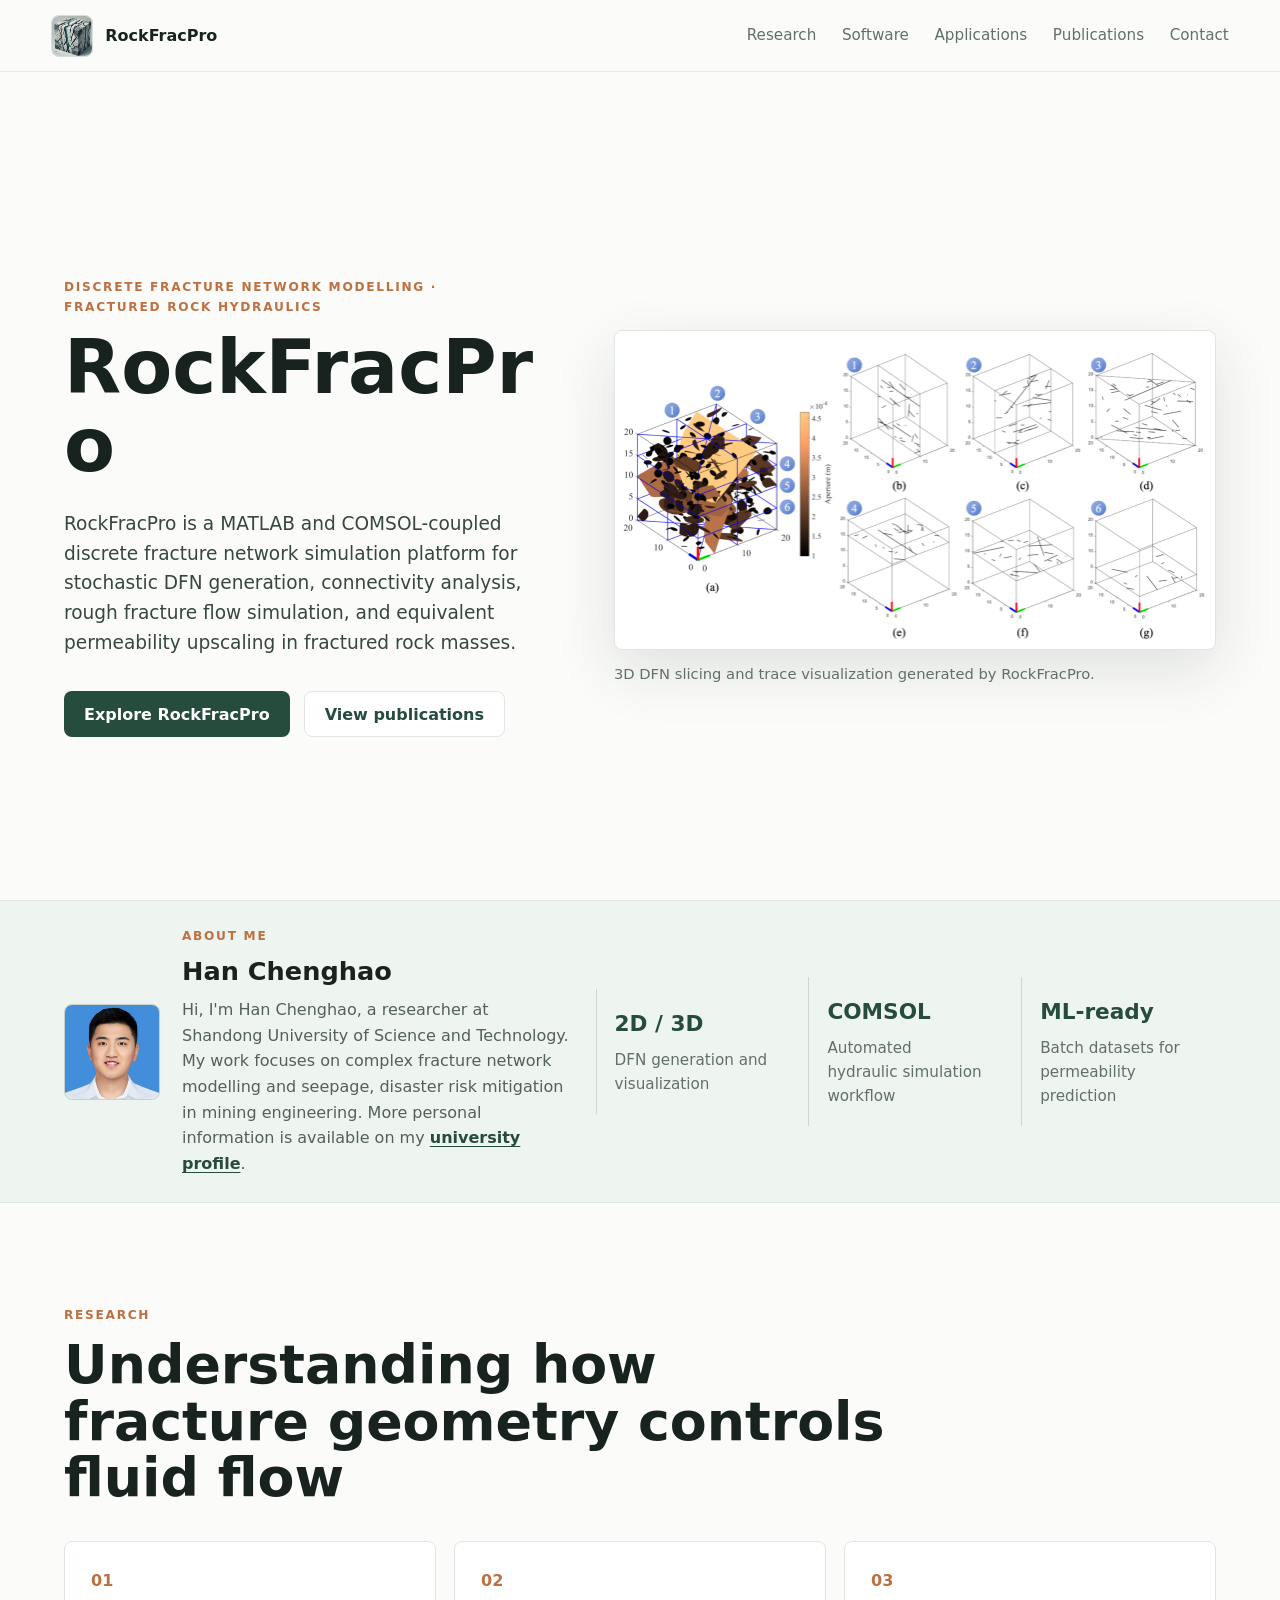
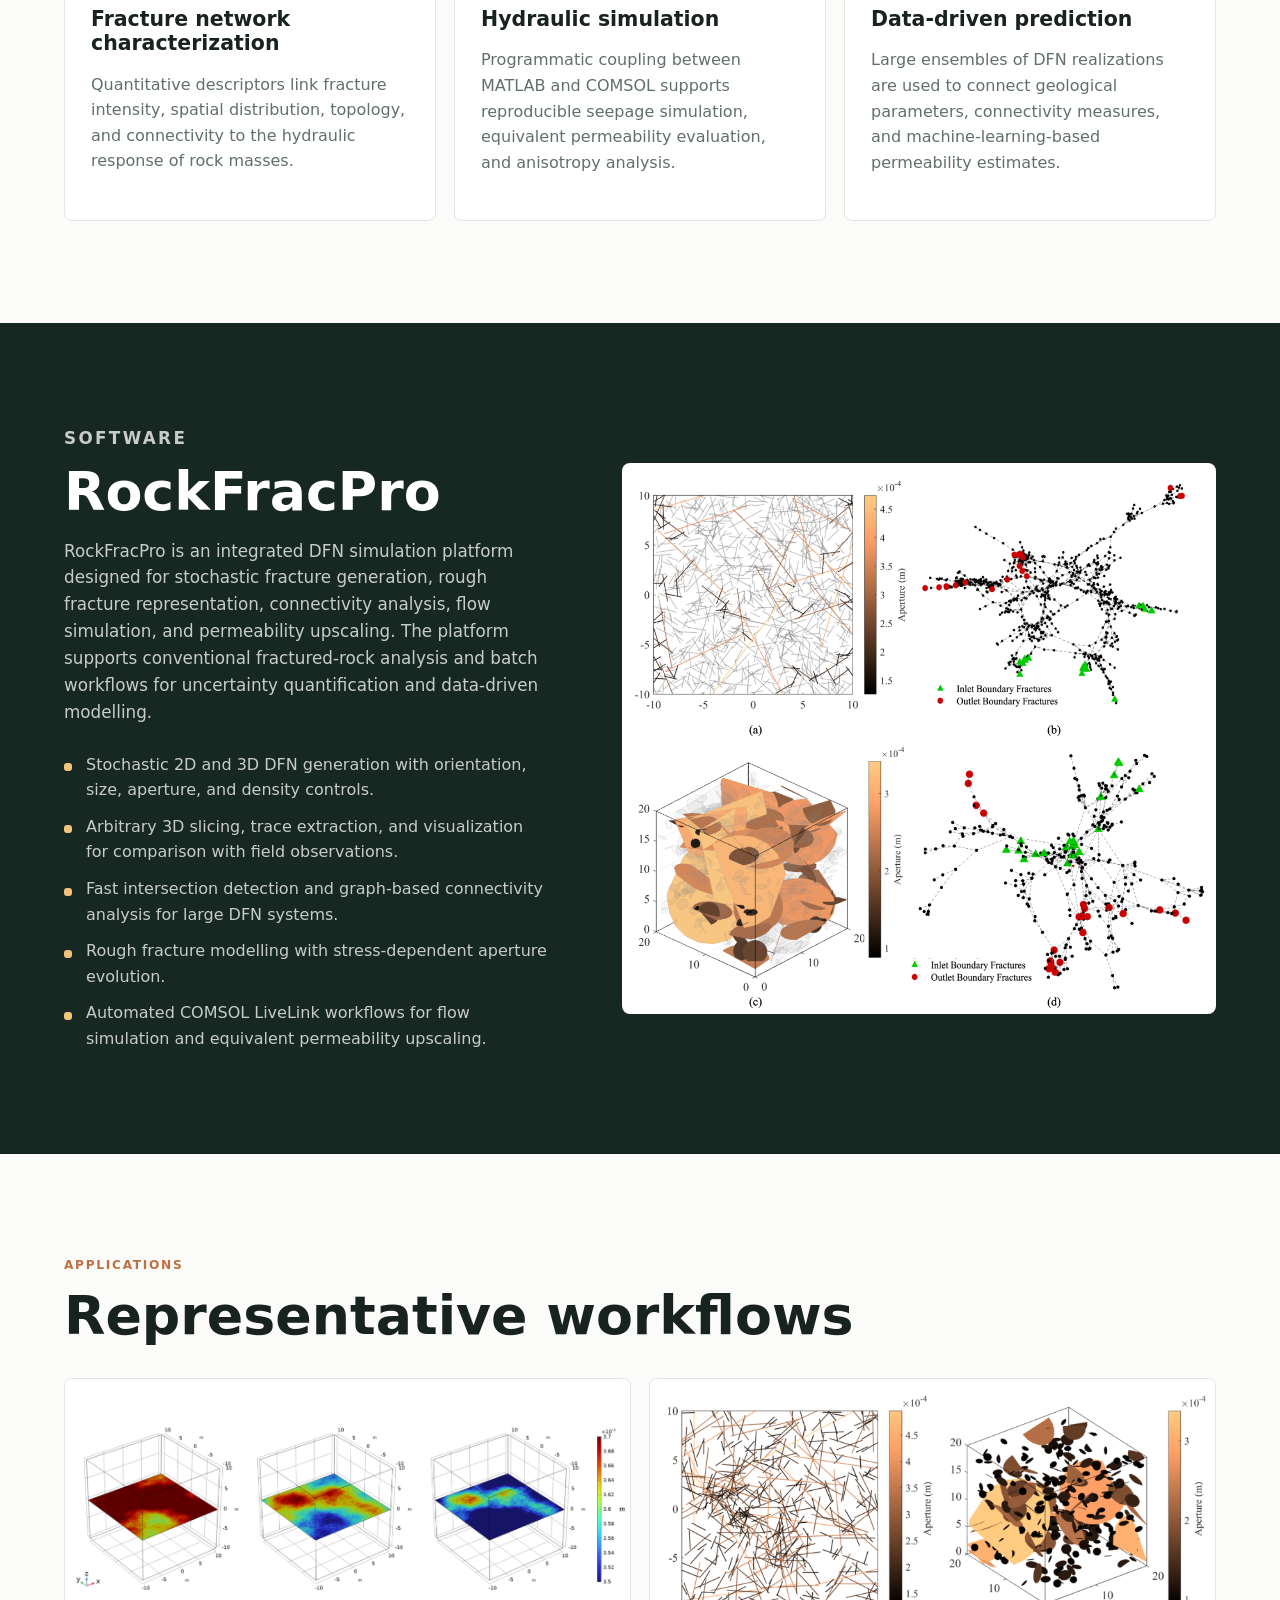
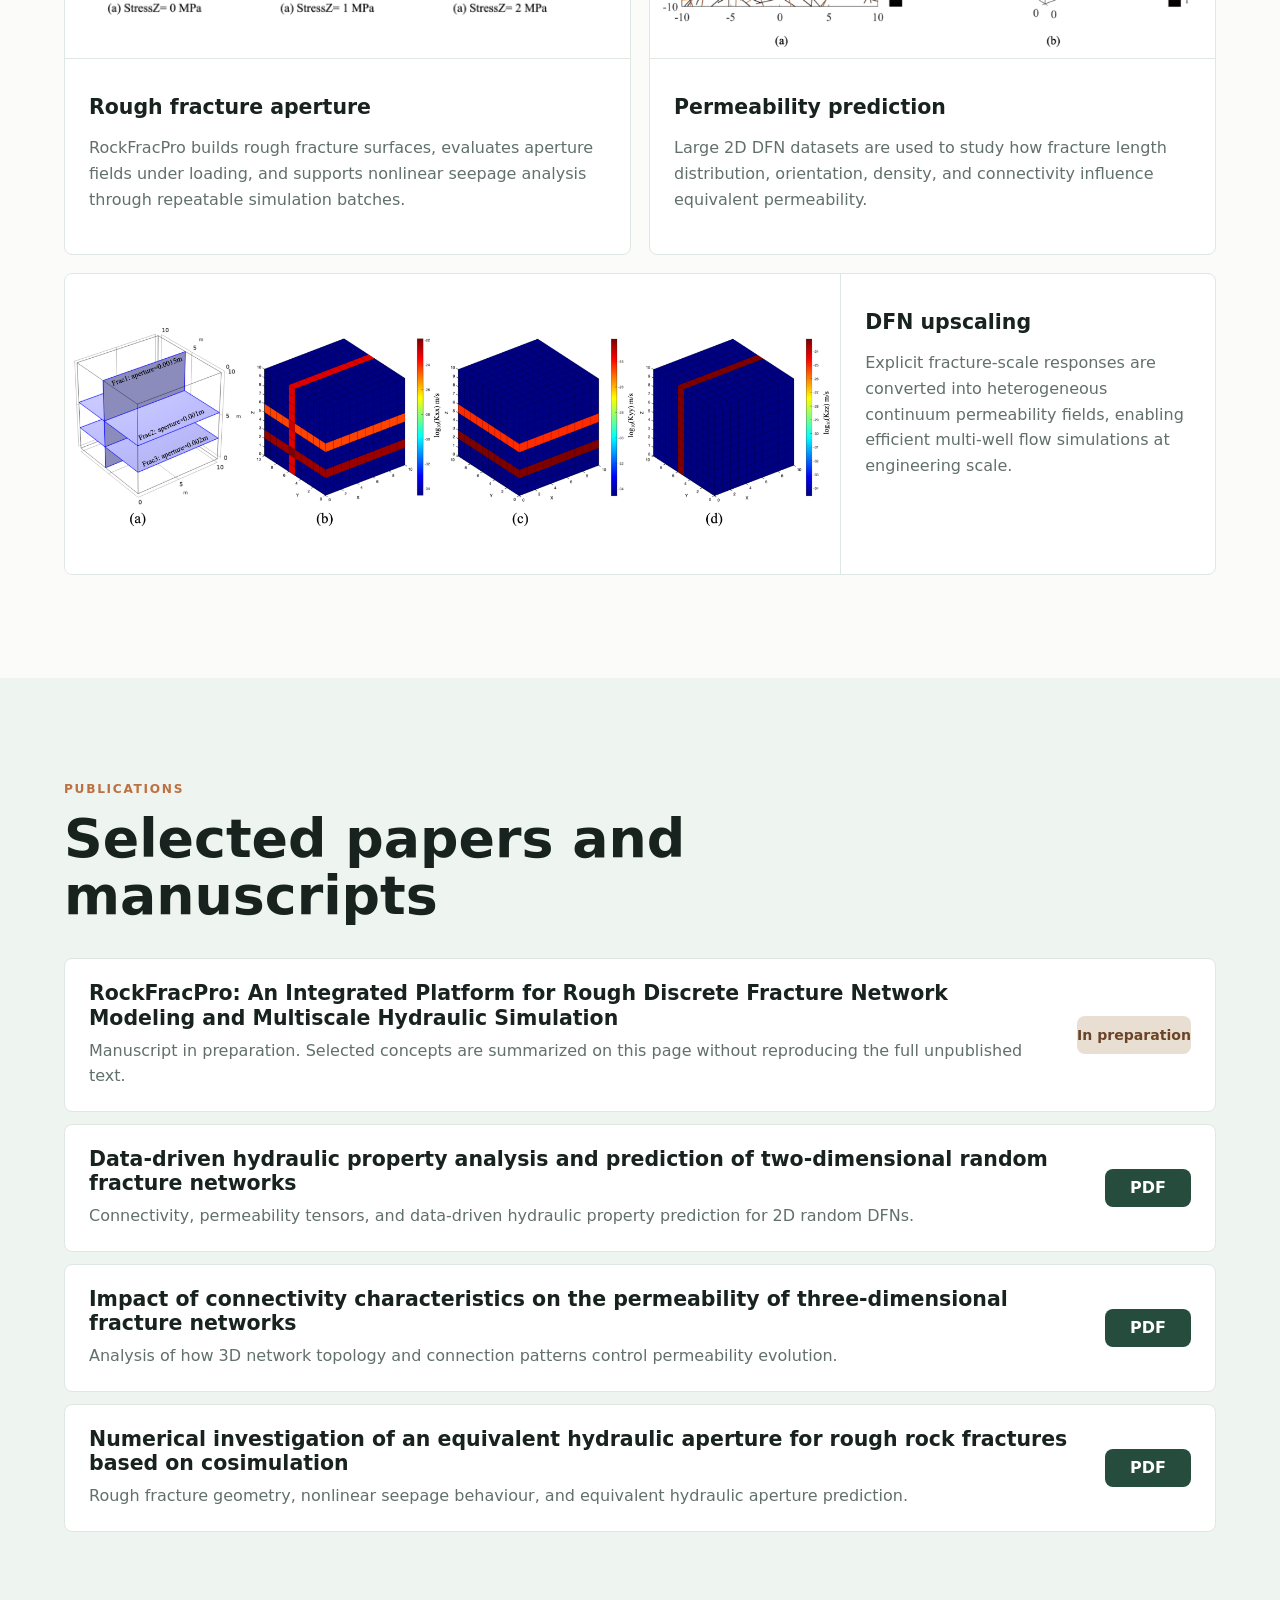
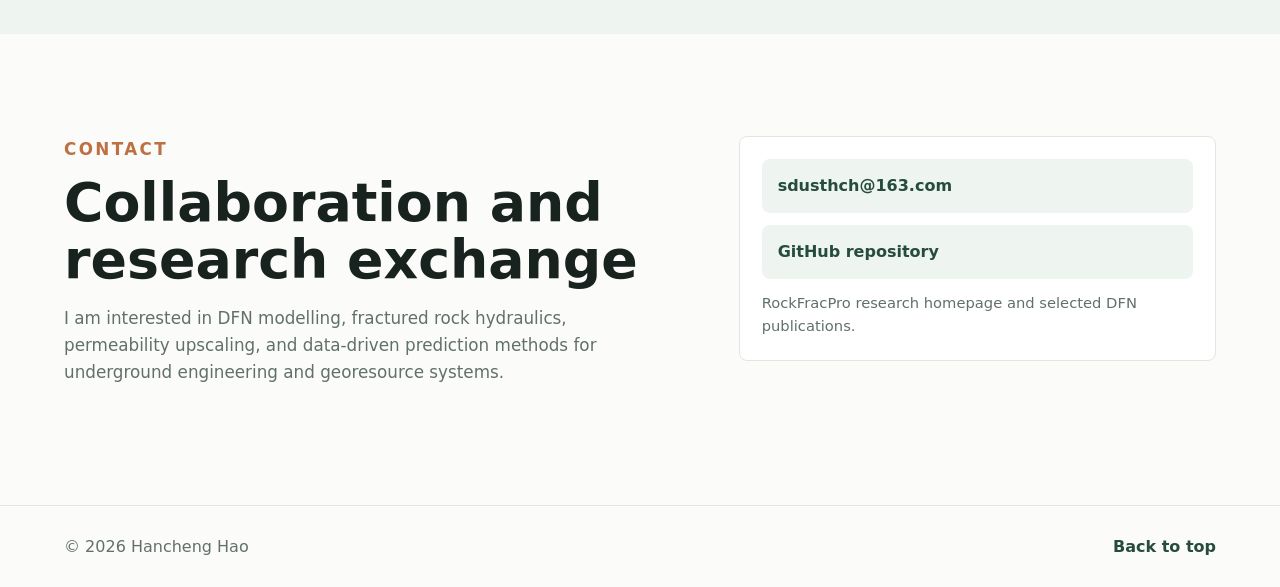
<file: index.html>
<!doctype html>
<html lang="en">
  <head>
    <meta charset="utf-8">
    <meta name="viewport" content="width=device-width, initial-scale=1">
    <title>Hancheng Hao | RockFracPro</title>
    <meta
      name="description"
      content="Personal research homepage for RockFracPro, a discrete fracture network simulation platform for fractured rock hydraulic analysis."
    >
    <link rel="stylesheet" href="assets/styles.css">
  </head>
  <body>
    <header class="site-header">
      <a class="brand" href="#top" aria-label="Go to homepage">
        <span class="brand-mark"><img src="assets/rockfracpro-avatar.jpg" alt=""></span>
        <span>RockFracPro</span>
      </a>
      <nav class="nav" aria-label="Primary navigation">
        <a href="#research">Research</a>
        <a href="#software">Software</a>
        <a href="#applications">Applications</a>
        <a href="#publications">Publications</a>
        <a href="#contact">Contact</a>
      </nav>
      <button class="menu-button" type="button" aria-label="Toggle navigation" aria-expanded="false">
        <span></span>
        <span></span>
      </button>
    </header>

    <main id="top">
      <section class="hero">
        <div class="hero-copy">
          <p class="eyebrow">Discrete fracture network modelling · fractured rock hydraulics</p>
          <h1>RockFracPro</h1>
          <p class="lead">
            RockFracPro is a MATLAB and COMSOL-coupled discrete fracture network simulation
            platform for stochastic DFN generation, connectivity analysis, rough fracture flow
            simulation, and equivalent permeability upscaling in fractured rock masses.
          </p>
          <div class="hero-actions">
            <a class="button primary" href="https://github.com/hanchenghao12/hanchenghao12.github.io" target="_blank" rel="noopener">Explore RockFracPro</a>
            <a class="button secondary" href="#publications">View publications</a>
          </div>
        </div>
        <figure class="hero-visual">
          <img src="assets/paper-media/image5.png" alt="Three-dimensional DFN slicing and visualization results">
          <figcaption>3D DFN slicing and trace visualization generated by RockFracPro.</figcaption>
        </figure>
      </section>

      <section class="profile-band" aria-label="Research profile">
        <div class="portrait-card">
          <img class="portrait-photo" src="assets/profile.jpg" alt="Portrait of Hancheng Hao">
          <div>
            <p class="small-label">About Me</p>
            <h2>Han Chenghao</h2>
            <p class="profile-text">
              Hi, I'm Han Chenghao, a researcher at Shandong University of Science and Technology.
              My work focuses on complex fracture network modelling and seepage, disaster risk
              mitigation in mining engineering.
              More personal information is available on my
              <a href="https://cms.sdust.edu.cn/info/1133/9545.htm" target="_blank" rel="noopener">university profile</a>.
            </p>
          </div>
        </div>
        <div class="quick-stats" aria-label="Research highlights">
          <div>
            <strong>2D / 3D</strong>
            <span>DFN generation and visualization</span>
          </div>
          <div>
            <strong>COMSOL</strong>
            <span>Automated hydraulic simulation workflow</span>
          </div>
          <div>
            <strong>ML-ready</strong>
            <span>Batch datasets for permeability prediction</span>
          </div>
        </div>
      </section>

      <section class="section" id="research">
        <div class="section-heading">
          <p class="eyebrow">Research</p>
          <h2>Understanding how fracture geometry controls fluid flow</h2>
        </div>
        <div class="research-grid">
          <article>
            <span class="number">01</span>
            <h3>Fracture network characterization</h3>
            <p>
              Quantitative descriptors link fracture intensity, spatial distribution, topology,
              and connectivity to the hydraulic response of rock masses.
            </p>
          </article>
          <article>
            <span class="number">02</span>
            <h3>Hydraulic simulation</h3>
            <p>
              Programmatic coupling between MATLAB and COMSOL supports reproducible seepage
              simulation, equivalent permeability evaluation, and anisotropy analysis.
            </p>
          </article>
          <article>
            <span class="number">03</span>
            <h3>Data-driven prediction</h3>
            <p>
              Large ensembles of DFN realizations are used to connect geological parameters,
              connectivity measures, and machine-learning-based permeability estimates.
            </p>
          </article>
        </div>
      </section>

      <section class="software-section" id="software">
        <div class="software-copy">
          <p class="eyebrow">Software</p>
          <h2>RockFracPro</h2>
          <p>
            RockFracPro is an integrated DFN simulation platform designed for stochastic fracture
            generation, rough fracture representation, connectivity analysis, flow simulation,
            and permeability upscaling. The platform supports conventional fractured-rock
            analysis and batch workflows for uncertainty quantification and data-driven modelling.
          </p>
          <ul class="feature-list">
            <li>Stochastic 2D and 3D DFN generation with orientation, size, aperture, and density controls.</li>
            <li>Arbitrary 3D slicing, trace extraction, and visualization for comparison with field observations.</li>
            <li>Fast intersection detection and graph-based connectivity analysis for large DFN systems.</li>
            <li>Rough fracture modelling with stress-dependent aperture evolution.</li>
            <li>Automated COMSOL LiveLink workflows for flow simulation and equivalent permeability upscaling.</li>
          </ul>
        </div>
        <div class="software-visual">
          <img src="assets/paper-media/image8.png" alt="Connectivity paths and cluster analysis in 2D and 3D DFNs">
        </div>
      </section>

      <section class="section" id="applications">
        <div class="section-heading">
          <p class="eyebrow">Applications</p>
          <h2>Representative workflows</h2>
        </div>
        <div class="application-grid">
          <article class="app-card">
            <img src="assets/paper-media/image26.png" alt="Rough fracture aperture distribution under vertical stress">
            <div>
              <h3>Rough fracture aperture</h3>
              <p>
                RockFracPro builds rough fracture surfaces, evaluates aperture fields under loading,
                and supports nonlinear seepage analysis through repeatable simulation batches.
              </p>
            </div>
          </article>
          <article class="app-card">
            <img src="assets/paper-media/image3.png" alt="Two-dimensional and three-dimensional DFN examples">
            <div>
              <h3>Permeability prediction</h3>
              <p>
                Large 2D DFN datasets are used to study how fracture length distribution, orientation,
                density, and connectivity influence equivalent permeability.
              </p>
            </div>
          </article>
          <article class="app-card wide">
            <img src="assets/paper-media/image29.png" alt="Upscaled permeability tensor fields from DFN simulation">
            <div>
              <h3>DFN upscaling</h3>
              <p>
                Explicit fracture-scale responses are converted into heterogeneous continuum
                permeability fields, enabling efficient multi-well flow simulations at engineering scale.
              </p>
            </div>
          </article>
        </div>
      </section>

      <section class="section publication-section" id="publications">
        <div class="section-heading">
          <p class="eyebrow">Publications</p>
          <h2>Selected papers and manuscripts</h2>
        </div>
        <div class="publication-list">
          <article>
            <div>
              <h3>RockFracPro: An Integrated Platform for Rough Discrete Fracture Network Modeling and Multiscale Hydraulic Simulation</h3>
              <p>Manuscript in preparation. Selected concepts are summarized on this page without reproducing the full unpublished text.</p>
            </div>
            <span class="status">In preparation</span>
          </article>
          <article>
            <div>
              <h3>Data-driven hydraulic property analysis and prediction of two-dimensional random fracture networks</h3>
              <p>Connectivity, permeability tensors, and data-driven hydraulic property prediction for 2D random DFNs.</p>
            </div>
            <a href="assets/publications/data-driven-2d-dfn.pdf" target="_blank" rel="noopener">PDF</a>
          </article>
          <article>
            <div>
              <h3>Impact of connectivity characteristics on the permeability of three-dimensional fracture networks</h3>
              <p>Analysis of how 3D network topology and connection patterns control permeability evolution.</p>
            </div>
            <a href="assets/publications/connectivity-permeability-3d-fracture-networks.pdf" target="_blank" rel="noopener">PDF</a>
          </article>
          <article>
            <div>
              <h3>Numerical investigation of an equivalent hydraulic aperture for rough rock fractures based on cosimulation</h3>
              <p>Rough fracture geometry, nonlinear seepage behaviour, and equivalent hydraulic aperture prediction.</p>
            </div>
            <a href="assets/publications/equivalent-hydraulic-aperture-rough-fractures.pdf" target="_blank" rel="noopener">PDF</a>
          </article>
        </div>
      </section>

      <section class="contact-section" id="contact">
        <div>
          <p class="eyebrow">Contact</p>
          <h2>Collaboration and research exchange</h2>
          <p>
            I am interested in DFN modelling, fractured rock hydraulics, permeability upscaling,
            and data-driven prediction methods for underground engineering and georesource systems.
          </p>
        </div>
        <div class="contact-card">
          <a href="mailto:sdusthch@163.com">sdusthch@163.com</a>
          <a href="https://github.com/hanchenghao12/hanchenghao12.github.io" target="_blank" rel="noopener">GitHub repository</a>
          <span>RockFracPro research homepage and selected DFN publications.</span>
        </div>
      </section>
    </main>

    <footer class="site-footer">
      <span>© <span id="year"></span> Hancheng Hao</span>
      <a href="#top">Back to top</a>
    </footer>

    <script src="assets/script.js"></script>
  </body>
</html>
</file>
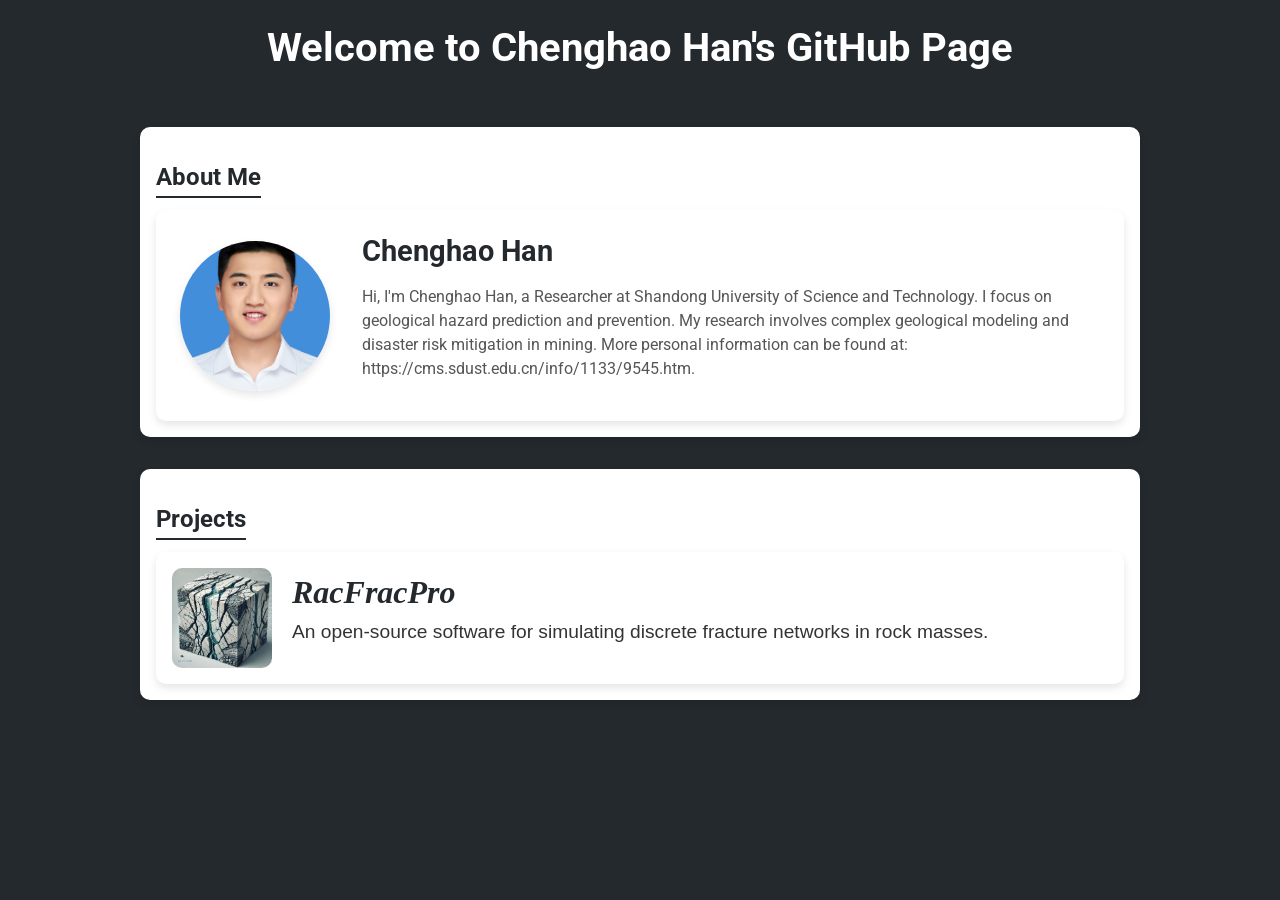
<file: images/index.html>
<!DOCTYPE html>
<html lang="en">
<head>
    <meta charset="UTF-8">
    <meta name="viewport" content="width=device-width, initial-scale=1.0">
    <title>Chenghao Han's GitHub Page</title>
    <link href="https://fonts.googleapis.com/css2?family=Roboto:wght@400;700&display=swap" rel="stylesheet">
    <style>
        body {
            font-family: 'Roboto', sans-serif;
            margin: 0;
            padding: 0;
            background-color: #24292e;
            color: #333;
        }
        header {
            padding: 1.5em 0;
            text-align: center;
            color: white;
        }

        h1 {
            margin: 0;
            font-size: 2.5em;
        }

        main {
            padding: 2em;
            max-width: 1000px;
            margin: 0 auto;
        }

        section {
            margin-bottom: 2em;
        }

        h2 {
            color: #24292e;
            margin-bottom: 0.5em;
            border-bottom: 2px solid #24292e;
            display: inline-block;
            padding-bottom: 0.2em;
        }

        .white-box {
            background-color: #fff;
            padding: 1.0em;
            border-radius: 10px;
            box-shadow: 0 4px 8px rgba(0, 0, 0, 0.1);
            margin-bottom: 2em;
        }

        .about-me {
            display: flex;
            align-items: center;
            background-color: #fff;
            padding: 1.5em;
            border-radius: 10px;
            box-shadow: 0 4px 8px rgba(0,0,0,0.1);
        }

        .about-me img {
            width: 150px;
            height: 150px;
            border-radius: 50%;
            object-fit: cover;
            margin-right: 2em;
            box-shadow: 0 4px 8px rgba(0,0,0,0.1);
        }
          
        .about-me .info {
            flex: 1;
        }

        .about-me .info h3 {
            margin: 0;
            font-size: 1.8em;
            color: #24292e;
        }

        .about-me .info p.position {
            margin: 0.2em 0 1em 0;
            font-size: 1.1em;
            color: #555;
        }

        .about-me .info p.description {
            font-size: 1em;
            line-height: 1.5em;
            color: #555;
        }

        /* 项目部分样式 */
        .project-box {
            display: flex;
            align-items: center;
            max-width: 100%;
            background-color: #fff;
            border-radius: 10px;
            padding: 1em;
            box-shadow: 0 4px 8px rgba(0, 0, 0, 0.1);
            text-align: left;
        }

        .project-icon {
            width: 100px;
            height: 100px;
            object-fit: cover;
            margin-right: 20px;
            border-radius: 10px;
        }

        .project-info {
            flex-grow: 1;
            text-align: left;
        }

        .project-link {
            text-decoration: none; /* 去掉下划线 */
            color: #24292e; /* 链接颜色 */
        }

        .project-link:hover {
            text-decoration: underline; /* 悬停时显示下划线 */
        }

        .project-name {
            font-family: 'Times New Roman', Times, serif;
            font-size: 2em; /* 增大字体 */
            font-style: italic;
            margin: 0;
        }

        .project-description {
            font-family: Arial, sans-serif;
            font-size: 1.2em;
            margin-top: 0.5em;
        }
    </style>
</head>
<body>

<header>
    <h1>Welcome to Chenghao Han's GitHub Page</h1>
</header>

<main>
    <!-- About Me 部分 -->
    <section class="white-box">
        <h2>About Me</h2>
        <div class="about-me">
            <img src="https://hanchenghao12.github.io/me.jpg" alt="Profile Photo">
            <div class="info">
                <h3>Chenghao Han</h3>
                <p class="position"></p>
                <p class="description">
                    Hi, I'm Chenghao Han, a Researcher at Shandong University of Science and Technology. I focus on geological hazard prediction and prevention. My research involves complex geological modeling and disaster risk mitigation in mining. More personal information can be found at: https://cms.sdust.edu.cn/info/1133/9545.htm.
                </p>
            </div>
        </div>
    </section>

    <!-- Projects Section -->
    <section class="white-box">
        <h2>Projects</h2>
        <div class="project-box">
            <img src="https://hanchenghao12.github.io/3.jpg" alt="Software Icon" class="project-icon">
            <div class="project-info">
                <a href="https://github.com/hanchenghao12/hanchenghao12.github.io" class="project-link">
                    <h3 class="project-name">RacFracPro</h3>
                </a>
                <p class="project-description">An open-source software for simulating discrete fracture networks in rock masses.</p>
            </div>
        </div>
    </section>
</main>

</body>
</html>
</file>
<file: assets/styles.css>
:root {
  --ink: #18221f;
  --muted: #61706b;
  --line: #dfe7e2;
  --paper: #fbfcf9;
  --surface: #ffffff;
  --sage: #6f8f7c;
  --moss: #254c3d;
  --copper: #bd7041;
  --amber: #f2c37a;
  --blue: #315b78;
  --shadow: 0 20px 60px rgba(24, 34, 31, 0.12);
}

* {
  box-sizing: border-box;
}

html {
  scroll-behavior: smooth;
}

body {
  margin: 0;
  background: var(--paper);
  color: var(--ink);
  font-family: Inter, ui-sans-serif, system-ui, -apple-system, BlinkMacSystemFont, "Segoe UI", sans-serif;
  line-height: 1.6;
}

img {
  display: block;
  max-width: 100%;
}

a {
  color: inherit;
  text-decoration: none;
}

.site-header {
  position: sticky;
  top: 0;
  z-index: 20;
  display: flex;
  align-items: center;
  justify-content: space-between;
  min-height: 72px;
  padding: 14px clamp(20px, 4vw, 56px);
  border-bottom: 1px solid rgba(223, 231, 226, 0.86);
  background: rgba(251, 252, 249, 0.92);
  backdrop-filter: blur(18px);
}

.brand,
.nav,
.hero-actions,
.quick-stats,
.contact-card {
  display: flex;
  align-items: center;
}

.brand {
  gap: 12px;
  font-weight: 760;
}

.brand-mark {
  display: grid;
  width: 42px;
  height: 42px;
  place-items: center;
  overflow: hidden;
  border: 1px solid rgba(37, 76, 61, 0.18);
  border-radius: 8px;
  background: var(--surface);
}

.brand-mark img {
  width: 100%;
  height: 100%;
  object-fit: cover;
}

.nav {
  gap: clamp(16px, 2vw, 30px);
  color: var(--muted);
  font-size: 0.95rem;
}

.nav a:hover {
  color: var(--moss);
}

.menu-button {
  display: none;
  width: 42px;
  height: 42px;
  border: 1px solid var(--line);
  border-radius: 8px;
  background: var(--surface);
}

.menu-button span {
  display: block;
  width: 18px;
  height: 2px;
  margin: 5px auto;
  background: var(--ink);
}

.hero {
  display: grid;
  grid-template-columns: minmax(360px, 0.88fr) minmax(420px, 1.12fr);
  gap: clamp(32px, 6vw, 82px);
  align-items: center;
  min-height: calc(100vh - 72px);
  padding: clamp(48px, 7vw, 96px) clamp(20px, 5vw, 72px) 46px;
}

.hero h1,
.section-heading h2,
.software-copy h2,
.contact-section h2,
.portrait-card h2 {
  margin: 0;
  line-height: 1.05;
  letter-spacing: 0;
}

.hero h1 {
  max-width: 560px;
  font-size: clamp(3rem, 5.8vw, 6.2rem);
  overflow-wrap: anywhere;
}

.lead {
  max-width: 700px;
  margin: 24px 0 0;
  color: #384641;
  font-size: clamp(1.08rem, 1.45vw, 1.32rem);
}

.eyebrow,
.small-label {
  margin: 0 0 12px;
  color: var(--copper);
  font-size: 0.76rem;
  font-weight: 760;
  letter-spacing: 0.14em;
  text-transform: uppercase;
}

.hero-actions {
  flex-wrap: wrap;
  gap: 14px;
  margin-top: 34px;
}

.button {
  display: inline-flex;
  align-items: center;
  justify-content: center;
  min-height: 46px;
  padding: 0 20px;
  border-radius: 8px;
  font-weight: 720;
}

.button.primary {
  background: var(--moss);
  color: #fff;
}

.button.secondary {
  border: 1px solid var(--line);
  background: var(--surface);
  color: var(--moss);
}

.hero-visual {
  margin: 0;
}

.hero-visual img {
  width: 100%;
  min-height: 320px;
  max-height: 68vh;
  object-fit: contain;
  border: 1px solid var(--line);
  border-radius: 8px;
  background: #fff;
  box-shadow: var(--shadow);
}

.hero-visual figcaption {
  margin-top: 12px;
  color: var(--muted);
  font-size: 0.92rem;
}

.profile-band {
  display: grid;
  grid-template-columns: minmax(280px, 0.9fr) minmax(320px, 1.1fr);
  gap: 24px;
  padding: 26px clamp(20px, 5vw, 72px);
  border-block: 1px solid var(--line);
  background: #eef4ef;
}

.portrait-card {
  display: grid;
  grid-template-columns: 96px 1fr;
  gap: 22px;
  align-items: center;
}

.portrait-photo {
  width: 96px;
  height: 96px;
  border: 1px solid rgba(37, 76, 61, 0.2);
  border-radius: 8px;
  object-fit: cover;
  object-position: center 26%;
}

.portrait-card h2 {
  max-width: 760px;
  font-size: clamp(1.25rem, 2vw, 1.8rem);
}

.profile-text {
  max-width: 780px;
  margin: 12px 0 0;
  color: #52615c;
}

.profile-text a {
  color: var(--moss);
  font-weight: 760;
  text-decoration: underline;
  text-underline-offset: 3px;
}

.quick-stats {
  justify-content: space-between;
  gap: 18px;
}

.quick-stats div {
  flex: 1;
  min-height: 112px;
  padding: 18px;
  border-left: 1px solid rgba(37, 76, 61, 0.18);
}

.quick-stats strong {
  display: block;
  color: var(--moss);
  font-size: 1.35rem;
}

.quick-stats span {
  display: block;
  margin-top: 6px;
  color: var(--muted);
  font-size: 0.95rem;
}

.section,
.software-section,
.contact-section {
  padding: clamp(62px, 8vw, 112px) clamp(20px, 5vw, 72px);
}

.section-heading {
  max-width: 850px;
  margin-bottom: 34px;
}

.section-heading h2,
.software-copy h2,
.contact-section h2 {
  font-size: clamp(2.1rem, 4.2vw, 4.5rem);
}

.research-grid,
.application-grid {
  display: grid;
  gap: 18px;
}

.research-grid {
  grid-template-columns: repeat(3, minmax(0, 1fr));
}

.research-grid article,
.app-card,
.publication-list article,
.contact-card {
  border: 1px solid var(--line);
  border-radius: 8px;
  background: var(--surface);
}

.research-grid article {
  min-height: 280px;
  padding: 26px;
}

.number {
  color: var(--copper);
  font-weight: 820;
}

h3 {
  margin: 14px 0 10px;
  line-height: 1.18;
  font-size: 1.28rem;
  letter-spacing: 0;
}

p {
  color: var(--muted);
}

.software-section {
  display: grid;
  grid-template-columns: minmax(0, 0.9fr) minmax(420px, 1.1fr);
  gap: clamp(32px, 6vw, 72px);
  align-items: center;
  background: #172822;
  color: #fff;
}

.software-section p,
.software-section li {
  color: rgba(255, 255, 255, 0.76);
}

.software-copy p {
  max-width: 740px;
  font-size: 1.05rem;
}

.feature-list {
  display: grid;
  gap: 11px;
  margin: 26px 0 0;
  padding: 0;
  list-style: none;
}

.feature-list li {
  position: relative;
  padding-left: 22px;
}

.feature-list li::before {
  position: absolute;
  top: 0.72em;
  left: 0;
  width: 8px;
  height: 8px;
  border-radius: 3px;
  background: var(--amber);
  content: "";
}

.software-visual img {
  width: 100%;
  border-radius: 8px;
  background: #fff;
}

.application-grid {
  grid-template-columns: repeat(2, minmax(0, 1fr));
}

.app-card {
  overflow: hidden;
}

.app-card img {
  width: 100%;
  height: 280px;
  object-fit: contain;
  background: #fff;
  border-bottom: 1px solid var(--line);
}

.app-card div {
  padding: 22px 24px 26px;
}

.app-card.wide {
  grid-column: 1 / -1;
  display: grid;
  grid-template-columns: minmax(0, 1.35fr) minmax(300px, 0.65fr);
  align-items: stretch;
}

.app-card.wide img {
  height: 100%;
  min-height: 300px;
  border-right: 1px solid var(--line);
  border-bottom: 0;
}

.publication-section {
  background: #eef4ef;
}

.publication-list {
  display: grid;
  gap: 12px;
}

.publication-list article {
  display: grid;
  grid-template-columns: 1fr auto;
  gap: 24px;
  align-items: center;
  padding: 22px 24px;
}

.publication-list h3,
.publication-list p {
  margin: 0;
}

.publication-list p {
  margin-top: 8px;
}

.publication-list a,
.status {
  display: inline-flex;
  align-items: center;
  justify-content: center;
  min-width: 86px;
  min-height: 38px;
  border-radius: 8px;
  background: var(--moss);
  color: #fff;
  font-weight: 760;
}

.status {
  background: #e8ded2;
  color: #6b4428;
  font-size: 0.88rem;
}

.contact-section {
  display: grid;
  grid-template-columns: minmax(0, 0.95fr) minmax(320px, 0.75fr);
  gap: clamp(28px, 6vw, 70px);
  align-items: start;
}

.contact-section p {
  max-width: 730px;
  font-size: 1.05rem;
}

.contact-card {
  flex-direction: column;
  align-items: stretch;
  gap: 12px;
  padding: 22px;
}

.contact-card a {
  padding: 14px 16px;
  border-radius: 8px;
  background: #eef4ef;
  color: var(--moss);
  font-weight: 760;
}

.contact-card span {
  color: var(--muted);
  font-size: 0.92rem;
}

.site-footer {
  display: flex;
  align-items: center;
  justify-content: space-between;
  gap: 18px;
  padding: 28px clamp(20px, 5vw, 72px);
  border-top: 1px solid var(--line);
  color: var(--muted);
}

.site-footer a {
  color: var(--moss);
  font-weight: 760;
}

@media (max-width: 940px) {
  .nav {
    position: absolute;
    top: 72px;
    right: 18px;
    left: 18px;
    display: none;
    flex-direction: column;
    align-items: stretch;
    gap: 0;
    padding: 10px;
    border: 1px solid var(--line);
    border-radius: 8px;
    background: var(--surface);
    box-shadow: var(--shadow);
  }

  .nav.is-open {
    display: flex;
  }

  .nav a {
    padding: 13px 14px;
  }

  .menu-button {
    display: block;
  }

  .hero,
  .profile-band,
  .software-section,
  .contact-section,
  .app-card.wide {
    grid-template-columns: 1fr;
  }

  .hero {
    min-height: auto;
  }

  .hero-visual img {
    max-height: none;
  }

  .quick-stats,
  .research-grid,
  .application-grid {
    grid-template-columns: 1fr;
  }

  .quick-stats {
    display: grid;
  }

  .quick-stats div {
    border-left: 0;
    border-top: 1px solid rgba(37, 76, 61, 0.18);
  }

  .app-card.wide img {
    border-right: 0;
    border-bottom: 1px solid var(--line);
  }
}

@media (max-width: 620px) {
  .site-header {
    min-height: 64px;
  }

  .nav {
    top: 64px;
  }

  .brand span:last-child {
    max-width: 170px;
    overflow: hidden;
    text-overflow: ellipsis;
    white-space: nowrap;
  }

  .hero h1 {
    font-size: 3.3rem;
  }

  .portrait-card,
  .publication-list article,
  .site-footer {
    grid-template-columns: 1fr;
  }

  .site-footer {
    align-items: flex-start;
  }
}
</file>
